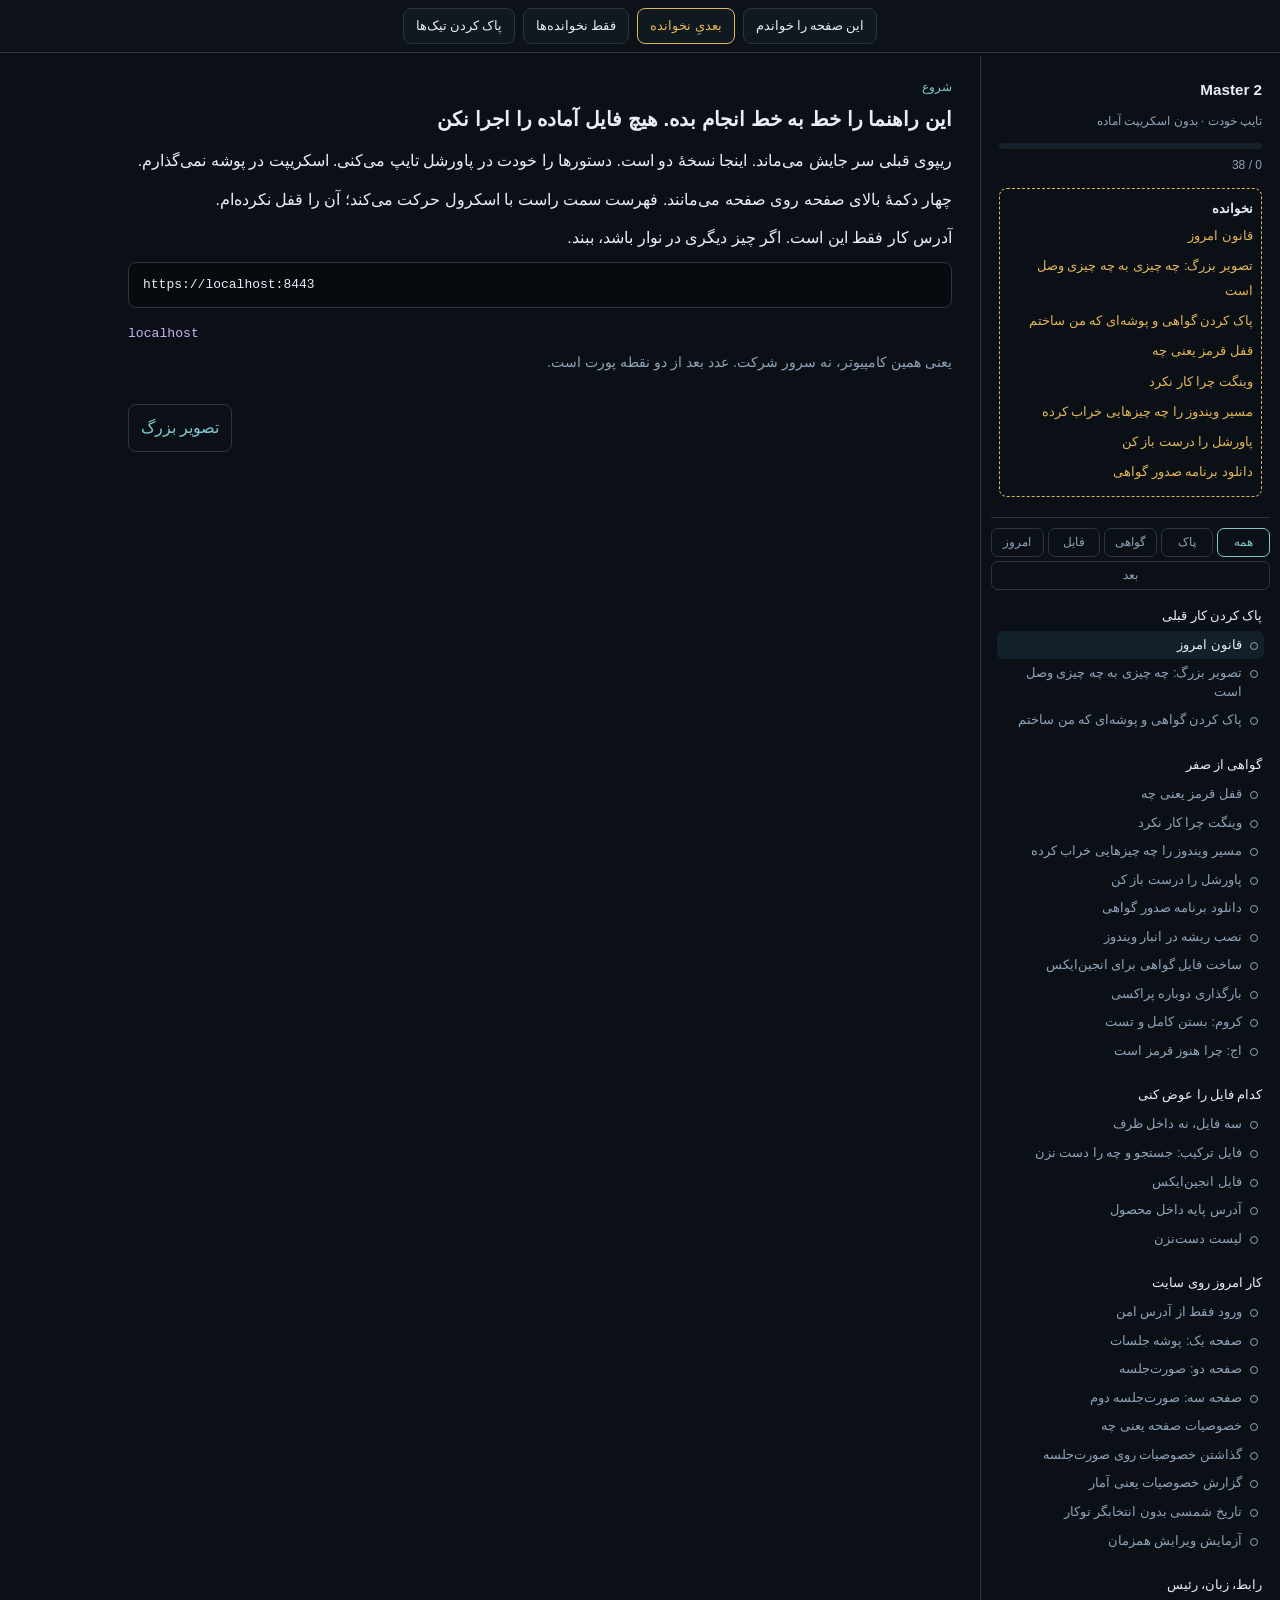
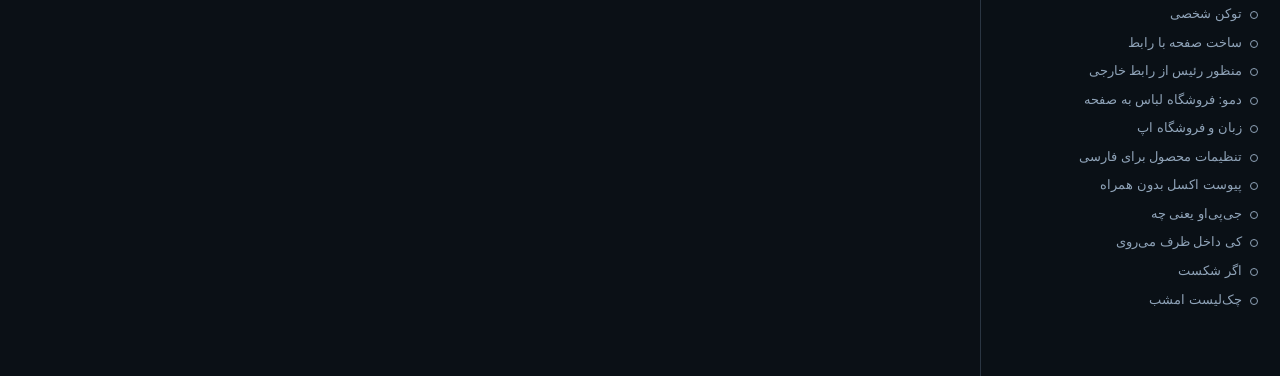
<file: index.html>
<!DOCTYPE html>
<html lang="fa" dir="rtl">
<head>
<meta charset="utf-8"/>
<meta name="viewport" content="width=device-width, initial-scale=1"/>
<title>Confluence Master 2 — توالی عملی</title>
<link rel="stylesheet" href="app.css"/>
</head>
<body>
<div class="topbar">
  <div class="row">
    <button id="btnReadTop">این صفحه را خواندم</button>
    <button id="btnNextTop">بعدیِ نخوانده</button>
    <button id="btnOnlyUnread">فقط نخوانده‌ها</button>
    <button id="btnReset">پاک کردن تیک‌ها</button>
  </div>
</div>
<div class="app">
<aside class="side">
  <div class="brand">
    <strong>Master 2</strong>
    <small>تایپ خودت · بدون اسکریپت آماده</small>
    <div class="prog"><i></i></div>
    <small id="readCount">0</small>
    <div class="unread-box" id="unreadBox"></div>
  </div>
  <div class="tabs">
    <button class="on" data-tab="all">همه</button>
    <button data-tab="undo">پاک</button>
    <button data-tab="cert">گواهی</button>
    <button data-tab="cfg">فایل</button>
    <button data-tab="today">امروز</button>
    <button data-tab="more">بعد</button>
  </div>
  <div class="grp open" data-tab="undo">
    <button>پاک کردن کار قبلی</button>
    <ul>
      <li><a href="#start"><i class="dot"></i>قانون امروز</a></li>
      <li><a href="#picture"><i class="dot"></i>تصویر بزرگ: چه چیزی به چه چیزی وصل است</a></li>
      <li><a href="#undo"><i class="dot"></i>پاک کردن گواهی و پوشه‌ای که من ساختم</a></li>
    </ul>
  </div>
  <div class="grp open" data-tab="cert">
    <button>گواهی از صفر</button>
    <ul>
      <li><a href="#whyred"><i class="dot"></i>قفل قرمز یعنی چه</a></li>
      <li><a href="#winget"><i class="dot"></i>وینگت چرا کار نکرد</a></li>
      <li><a href="#path"><i class="dot"></i>مسیر ویندوز را چه چیزهایی خراب کرده</a></li>
      <li><a href="#ps"><i class="dot"></i>پاورشل را درست باز کن</a></li>
      <li><a href="#getmk"><i class="dot"></i>دانلود برنامه صدور گواهی</a></li>
      <li><a href="#installca"><i class="dot"></i>نصب ریشه در انبار ویندوز</a></li>
      <li><a href="#makecrt"><i class="dot"></i>ساخت فایل گواهی برای انجین‌ایکس</a></li>
      <li><a href="#reload"><i class="dot"></i>بارگذاری دوباره پراکسی</a></li>
      <li><a href="#chrome"><i class="dot"></i>کروم: بستن کامل و تست</a></li>
      <li><a href="#edge"><i class="dot"></i>اج: چرا هنوز قرمز است</a></li>
    </ul>
  </div>
  <div class="grp open" data-tab="cfg">
    <button>کدام فایل را عوض کنی</button>
    <ul>
      <li><a href="#which"><i class="dot"></i>سه فایل، نه داخل ظرف</a></li>
      <li><a href="#compose"><i class="dot"></i>فایل ترکیب: جستجو و چه را دست نزن</a></li>
      <li><a href="#nginx"><i class="dot"></i>فایل انجین‌ایکس</a></li>
      <li><a href="#baseurl"><i class="dot"></i>آدرس پایه داخل محصول</a></li>
      <li><a href="#dont"><i class="dot"></i>لیست دست‌نزن</a></li>
    </ul>
  </div>
  <div class="grp open" data-tab="today">
    <button>کار امروز روی سایت</button>
    <ul>
      <li><a href="#login"><i class="dot"></i>ورود فقط از آدرس امن</a></li>
      <li><a href="#p1"><i class="dot"></i>صفحه یک: پوشه جلسات</a></li>
      <li><a href="#p2"><i class="dot"></i>صفحه دو: صورت‌جلسه</a></li>
      <li><a href="#p3"><i class="dot"></i>صفحه سه: صورت‌جلسه دوم</a></li>
      <li><a href="#ppwhat"><i class="dot"></i>خصوصیات صفحه یعنی چه</a></li>
      <li><a href="#ppdo"><i class="dot"></i>گذاشتن خصوصیات روی صورت‌جلسه</a></li>
      <li><a href="#ppreport"><i class="dot"></i>گزارش خصوصیات یعنی آمار</a></li>
      <li><a href="#shamsi"><i class="dot"></i>تاریخ شمسی بدون انتخابگر توکار</a></li>
      <li><a href="#sync"><i class="dot"></i>آزمایش ویرایش همزمان</a></li>
    </ul>
  </div>
  <div class="grp open" data-tab="more">
    <button>رابط، زبان، رئیس</button>
    <ul>
      <li><a href="#pat"><i class="dot"></i>توکن شخصی</a></li>
      <li><a href="#rest"><i class="dot"></i>ساخت صفحه با رابط</a></li>
      <li><a href="#boss"><i class="dot"></i>منظور رئیس از رابط خارجی</a></li>
      <li><a href="#shop"><i class="dot"></i>دمو: فروشگاه لباس به صفحه</a></li>
      <li><a href="#lang"><i class="dot"></i>زبان و فروشگاه اپ</a></li>
      <li><a href="#adminfa"><i class="dot"></i>تنظیمات محصول برای فارسی</a></li>
      <li><a href="#attach"><i class="dot"></i>پیوست اکسل بدون همراه</a></li>
      <li><a href="#gpo"><i class="dot"></i>جی‌پی‌او یعنی چه</a></li>
      <li><a href="#container"><i class="dot"></i>کی داخل ظرف می‌روی</a></li>
      <li><a href="#trouble"><i class="dot"></i>اگر شکست</a></li>
      <li><a href="#check"><i class="dot"></i>چک‌لیست امشب</a></li>
    </ul>
  </div>
</aside>
<main class="main">
  <section class="page" id="start">
    <p class="kicker">شروع</p>
    <h1>این راهنما را خط به خط انجام بده. هیچ فایل آماده را اجرا نکن</h1>
    <p class="say">ریپوی قبلی سر جایش می‌ماند. اینجا نسخهٔ دو است. دستورها را خودت در پاورشل تایپ می‌کنی. اسکریپت در پوشه نمی‌گذارم.</p>
    <p class="say">چهار دکمهٔ بالای صفحه روی صفحه می‌مانند. فهرست سمت راست با اسکرول حرکت می‌کند؛ آن را قفل نکرده‌ام.</p>
    <p class="say">آدرس کار فقط این است. اگر چیز دیگری در نوار باشد، ببند.</p>
<pre class="ltr" dir="ltr">https://localhost:8443</pre>
    <p class="term">localhost</p>
    <p class="def">یعنی همین کامپیوتر، نه سرور شرکت. عدد بعد از دو نقطه پورت است.</p>
    <div class="navp"><span></span><a href="#picture" data-go="picture">تصویر بزرگ</a></div>
  </section>

  <section class="page" id="picture">
    <p class="kicker">تصویر بزرگ</p>
    <h1>سه ظرف روی یک ویندوز؛ تو فقط با درِ جلویی حرف می‌زنی</h1>
    <p class="say">یک برنامهٔ ویندوز موتور لینوکس را بالا می‌آورد. داخل آن سه ظرف جدا هستند. هر ظرف یک فرایند ایزوله است با فایل‌سیستم و شبکهٔ خودش. از بیرون ویندوز فقط سوراخ‌هایی را می‌بینی که در فایل ترکیب به میزبان وصل شده‌اند. بقیهٔ پورت‌ها برای ویندوز نامرئی‌اند.</p>
    <p class="term">Docker Desktop</p>
    <p class="def">برنامهٔ ویندوز که دیمون را اجرا می‌کند. اگر نهنگ در سینی سبز نباشد هیچ دستور داکر کار نمی‌کند. این یعنی موتور نخوابیده؛ ربطی به خراب بودن کانفلوئنس ندارد.</p>
    <p class="term">container</p>
    <p class="def">ظرف: فرایند ایزوله. کانفلوئنس، پستگرس، انجین‌ایکس هر کدام یک ظرف‌اند با نام ثابت در فایل ترکیب. خاموش کردن یکی بقیه را نگه می‌دارد مگر وابستگی صریح باشد.</p>
    <p class="term">image</p>
    <p class="def">تصویر فقط‌خواندنی. ظرف از روی تصویر ساخته می‌شود. پاک کردن ظرف تصویر را پاک نمی‌کند. دادهٔ پایدار باید در جلد باشد وگرنه با حذف ظرف می‌رود.</p>
    <p class="term">volume</p>
    <p class="def">جلد: دیسک جدا از عمر ظرف. روی لاب تو دو جلد نام‌دار هست: دادهٔ خانهٔ کانفلوئنس، و دادهٔ پستگرس. صفحات، پیوست، افزونه، و جداول آنجا می‌مانند حتی اگر ظرف را بسازی از نو.</p>
    <p class="term">publish / map</p>
    <p class="def">نقشهٔ پورت: سوراخ از ویندوز به داخل ظرف. شکل «پورت میزبان به پورت ظرف». اگر نقشه نباشد فقط ظرف‌های دیگر روی همان شبکهٔ داکر آن پورت را می‌بینند.</p>
    <h2>نقشهٔ وصل‌بودن روی همین ماشین</h2>
    <p class="say">این بلوک نام‌ها و عددهای واقعی لاب است. معنی هر فلش را پایین می‌خوانی.</p>
<pre class="ltr" dir="ltr">Windows Chrome / Edge
   |
   | you type https://localhost:8443
   | Windows TCP 127.0.0.1:8443
   v
[container name: confluence-proxy]
  image nginx:1.27
  inside listen :443
  files from Windows:
    D:\atlassian-software\nginx-lab\confluence.conf  →  /etc/nginx/conf.d/default.conf
    D:\atlassian-software\nginx-lab\ssl\lab.crt      →  /etc/nginx/ssl/lab.crt
    D:\atlassian-software\nginx-lab\ssl\lab.key      →  /etc/nginx/ssl/lab.key
  decrypt TLS here
   |
   | clear HTTP on Docker bridge my-net
   | proxy_pass http://confluence:8090
   | header Host: localhost:8443
   | header X-Forwarded-Proto: https
   v
[container name: confluence]
  image atlassian/confluence:10.2.13
  Tomcat listen :8090
  Synchrony/Aleph listen :8091  (same container, other process)
  volume confluence-data → /var/atlassian/application-data/confluence
   |
   | JDBC on my-net
   | host name inside Docker: db-con
   v
[container name: postgressql-confluence]
  image postgres:15
  listen :5432  — NOT published to Windows
  volume postgresql-data-con → /var/lib/postgresql/data</pre>
    <h2>یک درخواست از نوار تا پایگاه</h2>
    <p class="say">وقتی در کروم آدرس امن را می‌زنی، ویندوز بسته را به پورت چهارصد و چهل و سهٔ داخل ظرف پراکسی می‌برد. عدد روی نوار هشت‌هزار و چهارصد و چهل و سه است چون نقشهٔ میزبان این است:</p>
<pre class="ltr" dir="ltr">8443:443</pre>
    <p class="say">یعنی میزبان هشت‌هزار و چهارصد و چهل و سه، داخل ظرف چهارصد و چهل و سه. پراکسی رمز را با دو فایل گواهی و کلید باز می‌کند. از اینجا تا تامکت روی کابل مجازی داکر دیگر رمز نیست. تامکت اچ‌تی‌ام‌ال می‌سازد. اگر تامکت نداند کلاینت بیرون را امن دیده، در لینک و کوکی پورت خام می‌نویسد. چهار متغیر محیطی دقیقاً برای همین دروغ‌نگفتن‌اند.</p>
    <p class="term">my-net</p>
    <p class="def">شبکهٔ پل که خودت ساختی و در ترکیب خارجی اعلام شده. اسم ظرف به‌جای آی‌پی کار می‌کند. پراکسی می‌نویسد confluence:8090 چون هر دو روی همین شبکه‌اند. ویندوز این نام را نمی‌شناسد. اگر شبکه از قبل نباشد بالا آمدن پشته شکست می‌خورد.</p>
    <p class="say">ساخت شبکه فقط اگر از قبل نیست. امروز اگر ظرف‌ها بالا هستند این را نزن.</p>
<pre class="ltr" dir="ltr">docker network create --driver bridge --subnet=150.50.50.0/24 my-net</pre>
    <h2>دو سوراخ دیگر روی ویندوز؛ هیچ‌کدام درِ جلویی نیستند</h2>
    <table>
      <thead><tr><th>آدرس</th><th>چه گوش می‌دهد</th><th>کار تو</th></tr></thead>
      <tbody>
        <tr><td>آدرس امن هشت‌هزار و چهارصد و چهل و سه</td><td>انجین‌ایکس سپس تامکت</td><td>تنها ورودی روزانه</td></tr>
        <tr><td>پورت خام هشت‌هزار و نود</td><td>تامکت مستقیم</td><td>اشکال‌زدایی از پاورشل، نه کروم</td></tr>
        <tr><td>پورت خام هشت‌هزار و نود و یک</td><td>موتور همزمانی</td><td>سایت نیست؛ پاسخ بدون بدنه</td></tr>
      </tbody>
    </table>
    <p class="say">پورت خام روی ویندوز باز است چون در ترکیب نقشه شده. از کروم اگر همان را باز کنی محصول می‌گوید آدرس با آدرس پایه یکی نیست. این خطا یعنی دو هویت برای یک سایت، نه اینکه ظرف مرده است. آدرس پایه را به پورت خام برنگردان. تب را ببند.</p>
    <p class="term">Server Base URL</p>
    <p class="def">آدرس پایهٔ سرور: مقداری داخل محصول که باید عیناً نوار مرورگر باشد. الان باید همان آدرس امن باشد.</p>
    <p class="term">Synchrony / Aleph</p>
    <p class="def">فرایند جدا داخل همان ظرف کانفلوئنس برای ویرایش همزمان. پروتکلش صفحه نیست. گرفتن ریشهٔ آن پورت پاسخ بدون بدنه می‌دهد. مرورگر باید به آدرس امن وصل باشد؛ خود محصول ترافیک را داخل شبکهٔ داکر می‌رساند.</p>
    <p class="term">JDBC</p>
    <p class="def">پل جاوا به پایگاه. میزبان داخل داکر نام مستعار پایگاه است نه لوکال‌هاست ویندوز. پستگرس ویندوز جدا از پستگرس ظرف است؛ لاب داکر به ظرف وصل است.</p>
    <h2>سه فایل روی دیسک ویندوز؛ پیکربندی داخل تصویر نیست</h2>
    <p class="say">پیکربندی پایدار روی دیسک دی است و با سوار کردن به ظرف می‌رسد. ویرایش روی ویندوز است. اثر بعد از بارگذاری پراکسی یا ری‌استارت همان ظرف است، نه جادوی ذخیره.</p>
<pre class="ltr" dir="ltr">D:\atlassian-software\confluence-compose.yml
D:\atlassian-software\nginx-lab\confluence.conf
D:\atlassian-software\nginx-lab\ssl\lab.crt
D:\atlassian-software\nginx-lab\ssl\lab.key</pre>
    <p class="why">روزانه داخل ظرف نرو. پاورشل روی ویندوز، کروم، و همین فایل‌ها کافی است. ورود به بَش ظرف فقط وقتی فایلی داخل لینوکس است که روی ویندوز نیست.</p>
    <div class="navp"><a href="#start" data-go="start">قبلی</a><a href="#undo" data-go="undo">پاک کردن</a></div>
  </section>

  <section class="page" id="undo">
    <p class="kicker">پاک کردن</p>
    <h1>اول آنچه من روی این ماشین گذاشتم را بردار، بعد خودت از صفر نصب کن</h1>
    <p class="say">من یک‌بار برنامهٔ صدور را اجرا کردم. سه جای جدا اثر مانده: انبار اعتماد همین کاربر، پوشهٔ کلید ریشه در دادهٔ محلی، و دو فایل جلوی پراکسی. برنامهٔ اجرایی را از پوشهٔ ابزار برداشتم؛ ریشه را نه. تا این سه را برنداری، نصب دوباره ممکن است روی ریشهٔ کهنه سوار شود و قفل را نفهمی مال کدام است.</p>
    <h2>سه انبار جدا؛ فقط مال لاب را بردار</h2>
    <p class="term">Current User Trusted Root</p>
    <p class="def">انبار ریشهٔ همین حساب ویندوز. کروم و اج روی این ماشین از اینجا می‌خوانند. مدیر گواهی بدون ادمین همین را باز می‌کند.</p>
    <p class="term">Local Machine Trusted Root</p>
    <p class="def">انبار همهٔ حساب‌های همین رایانه. اگر نصب ریشه با بلهٔ کنترل حساب آمده باشد ممکن است اینجا هم باشد. با مدیر گواهی ساده دیده نمی‌شود.</p>
    <p class="term">%LOCALAPPDATA%\mkcert</p>
    <p class="def">پوشهٔ فایل خام ریشه و کلیدش. انبار ویندوز رونوشت اعتماد است؛ این پوشه کارخانهٔ صدور است. اگر پوشه بماند و انبار پاک شود، نصب بعدی دوباره همان ریشه را می‌گذارد.</p>
    <div class="step"><b class="n">مرحله ۱ · پاورشل را باز کن</b>
      <p class="say">کلید ویندوز را نگه دار، کلید ایکس را بزن. «ویندوز پاورشل» را انتخاب کن. سی‌ام‌دی نه. اگر «ترمینال» دیدی همان را باز کن؛ داخلش باید زبانهٔ پاورشل باشد نه فرمان.</p>
    </div>
    <div class="step"><b class="n">مرحله ۲ · ببین ریشهٔ فایلی هنوز هست</b>
      <p class="say">این را کامل تایپ کن، اینتر.</p>
<pre class="ltr" dir="ltr">Get-ChildItem $env:LOCALAPPDATA\mkcert</pre>
      <p class="say">اگر پوشه باشد معمولاً دو فایل می‌بینی:</p>
<pre class="ltr" dir="ltr">rootCA.pem
rootCA-key.pem</pre>
      <p class="say">اگر خطا گفت مسیر نیست، مرحلهٔ پوشه را رد کن. نبودن پوشه یعنی کارخانه پاک شده؛ انبار ویندوز ممکن است هنوز ردیف داشته باشد.</p>
    </div>
    <div class="step"><b class="n">مرحله ۳ · ریشه را از انبار همین کاربر حذف کن</b>
      <p class="say">کلید ویندوز و آر. در جعبه بنویس و اینتر بزن:</p>
<pre class="ltr" dir="ltr">certmgr.msc</pre>
      <p class="term">certmgr.msc</p>
      <p class="def">مدیر گواهی کاربر جاری. فهرست اعتماد همین حساب، نه همهٔ شرکت و نه انبار جاوا.</p>
      <p class="say">در درخت چپ به همین ترتیب باز کن: شخصی، صدور گواهی ریشهٔ معتبر، گواهی‌ها. در لیست راست ستون «صادرشده برای». ردیفی که سازمان یا نامش توسعهٔ ام‌کی‌سرت است پیدا کن. راست‌کلیک، حذف. اگر ویندوز پرسید بله.</p>
      <p class="say">در همان فهرست اگر ردیف‌هایی دیدی که هم نام و هم صادرکننده فقط لوکال‌هاست است، گواهی خودامضای قدیمی‌اند. همان‌ها را هم حذف کن. ردیف‌هایی با نام مایکروسافت، ویندوز، یا ریشه‌های معروف عمومی را دست نزن.</p>
    </div>
    <div class="step"><b class="n">مرحله ۴ · اگر نصب با کنترل حساب بوده، انبار رایانه را هم ببین</b>
      <p class="say">کلید ویندوز و آر. بنویس:</p>
<pre class="ltr" dir="ltr">certlm.msc</pre>
      <p class="say">اگر ویندوز ادمین خواست و تو ادمین هستی، بله. همان مسیر ریشهٔ معتبر. اگر همان ردیف توسعهٔ ام‌کی‌سرت بود حذف کن. اگر این فرمان شناخته نشد یا دسترسی نداد، همان مرحلهٔ قبلی کافی است برای کروم همین کاربر.</p>
    </div>
    <div class="step"><b class="n">مرحله ۵ · پوشهٔ کارخانه را پاک کن</b>
<pre class="ltr" dir="ltr">Remove-Item -Recurse -Force $env:LOCALAPPDATA\mkcert</pre>
    </div>
    <div class="step"><b class="n">مرحله ۶ · اگر پوشهٔ اجرایی مانده</b>
<pre class="ltr" dir="ltr">Test-Path D:\tools\mkcert
Test-Path D:\bin\mkcert.exe</pre>
      <p class="say">اگر اولی درست بود:</p>
<pre class="ltr" dir="ltr">Remove-Item -Recurse -Force D:\tools\mkcert</pre>
      <p class="say">دومی را اگر خودت می‌خواهی از صفر دانلود کنی می‌توانی همان فایل را هم بردار. بعد دوباره می‌گذاری.</p>
    </div>
    <div class="step"><b class="n">مرحله ۷ · دو فایل جلوی پراکسی را دست نزن مگر بعد از صدور خودت</b>
      <p class="say">الان ممکن است هنوز امضای من روی گواهی سایت باشد. آن را در صفحهٔ ساخت گواهی خودت جایگزین می‌کنی. اینجا فقط ریشه و پوشه را بردار.</p>
    </div>
    <div class="step"><b class="n">مرحله ۸ · کروم و اج را کامل ببند</b>
      <p class="say">همهٔ پنجره‌ها را ببند. مدیر وظایف: کلیدهای کنترل، شیفت، اسکیپ. فرایندهای کروم و اج را پایان وظیفه بده تا پس‌زمینه نماند. بستن پنجره کافی نیست؛ چند فرایند مخفی انبار کهنه را نگه می‌دارند.</p>
    </div>
    <p class="why">بعد از این مراحل قفل کروم دوباره قرمز می‌شود. این درست است. یعنی اعتماد لاب برداشته شده. از صفحهٔ بعد خودت نصب می‌کنی.</p>
    <div class="navp"><a href="#picture" data-go="picture">قبلی</a><a href="#whyred" data-go="whyred">قفل قرمز</a></div>
  </section>

  <section class="page" id="whyred">
    <p class="kicker">گواهی</p>
    <h1>قفل قرمز سه معنای جدا دارد؛ حدس نزن، روی قفل بزن</h1>
    <p class="say">آدرس با طرح امن یعنی مرورگر خواسته رمز بزند. قفل قرمز یا متن ناامن بعد از باز شدن صفحه معمولاً یعنی رمز برقرار شده ولی اعتماد نه. صفحهٔ سفید یا قطع اتصال یعنی دست‌دادن اصلاً تمام نشده. این دو را یکی نکن.</p>
    <h2>لایهٔ یک: رمز</h2>
    <p class="term">TLS handshake</p>
    <p class="def">دست‌دادن: مرورگر و سرور روی نسخه، رمز، و هویت توافق می‌کنند. شکست اینجا یعنی صفحه باز نمی‌شود. قفل قرمز بعد از دیدن صفحه یعنی این لایه گذشته است.</p>
    <h2>لایهٔ دو: نام روی گواهی با نوار یکی است؟</h2>
    <p class="term">SAN</p>
    <p class="def">نام جایگزین موضوع: فهرست نام‌ها و آی‌پی‌هایی که این گواهی برایشان معتبر است. برای لاب باید لوکال‌هاست و حلقهٔ پشت و آی‌پی نسخهٔ شش حلقه داخل فهرست باشد. اگر فقط نام رایانهٔ دیگری باشد، حتی با ریشهٔ معتبر قفل قرمز می‌ماند.</p>
    <p class="say">وقتی جزئیات را باز می‌کنی و نام لوکال‌هاست را می‌بینی، لایهٔ نام درست است. این هنوز اعتماد نیست.</p>
    <h2>لایهٔ سه: صادرکننده در انبار هست؟</h2>
    <p class="term">certificate chain</p>
    <p class="def">زنجیره: گواهی سایت، بعد میانی اگر باشد، بعد ریشه. مرورگر باید ریشه را از قبل در انبار داشته باشد. خودامضا یعنی صادرکننده با موضوع یکی است؛ زنجیره یک حلقه است و ویندوز آن را ریشهٔ عمومی نمی‌داند.</p>
    <p class="term">self-signed</p>
    <p class="def">خودامضا: فایل خودش را امضا کرده. وارد کردن دستی همان فایل به ریشه گاهی کروم را راضی نمی‌کند چون پرچم مرجع صدور روی آن نیست. برنامهٔ صدور لاب یک ریشهٔ جدا با پرچم درست می‌سازد، بعد گواهی سایت را با آن امضا می‌کند.</p>
    <p class="term">NET::ERR_CERT_AUTHORITY_INVALID</p>
    <p class="def">متن کروم وقتی مرجع را نمی‌شناسد. دکمهٔ ادامه یعنی تو برای این تب استثنا گذاشتی؛ قفل همچنان قرمز می‌ماند. سبز شدن یعنی استثنا لازم نیست.</p>
    <p class="say">روی قفل بزن. «صادرشده توسط» را بخوان. اگر صادرکننده با موضوع یکی است و لوکال‌هاست است، هنوز خودامضاست. اگر صادرکننده توسعهٔ ام‌کی‌سرت است و قفل همچنان قرمز است، ریشه در انبار این مرورگر دیده نشده یا فرایند مرورگر کهنه است.</p>
    <h2>هشداری که گواهی نیست</h2>
    <p class="term">mixed content</p>
    <p class="def">محتوای آمیخته: صفحه از آدرس امن آمده ولی داخلش منبع ناامن با طرح خام بار شده. آیکون ممکن است هشدار بدهد در حالی که زنجیره درست است. روی لاب اگر تب پورت خام باز باشد یا آدرس پایه هنوز خام باشد، لینک‌های داخل صفحه همین را می‌سازند.</p>
    <p class="why">صدور ریشهٔ عمومی برای نام لوکال‌هاست ممکن نیست. مرجع‌های اینترنتی فقط نام دامنهٔ عمومی را امضا می‌کنند. لاب خانگی باید ریشهٔ محلی داشته باشد یا قفل قرمز را بپذیری.</p>
    <div class="navp"><a href="#undo" data-go="undo">قبلی</a><a href="#winget" data-go="winget">وینگت</a></div>
  </section>

  <section class="page" id="winget">
    <p class="kicker">گواهی</p>
    <h1>وینگت روی این ویندوز در مسیر نیست؛ برای گواهی لازم‌اش نداری</h1>
    <p class="say">وقتی نام یک برنامه را بدون پوشه می‌زنی و پاورشل می‌گوید شناخته نشد، یعنی در فهرست جستجوی همین پنجره فایلی با آن اسم پیدا نشده. این سه حالت است: برنامه نصب نیست، نصب است ولی پوشه‌اش در فهرست نیست، یا پنجره قبل از نصب باز مانده و فهرست کهنه دارد.</p>
    <p class="term">winget</p>
    <p class="def">مدیر بستهٔ ویندوز. بخشی از نصب‌کنندهٔ فروشگاه مایکروسافت است نه بخشی از خود ویندوز خالص. روی خیلی از ویندوزهای سازمانی یا ویندوز بدون فروشگاه، این فرمان اصلاً وجود ندارد.</p>
    <p class="term">App Installer</p>
    <p class="def">بسته‌ای که معمولاً فایل اجرایی وینگت را در پوشهٔ برنامه‌های ویندوز کاربر می‌گذارد. اگر فروشگاه بسته باشد یا این بسته خراب باشد، فرمان نیست.</p>
    <div class="step"><b class="n">مرحله ۱ · ببین اصلاً هست یا نه</b>
<pre class="ltr" dir="ltr">Get-Command winget -ErrorAction SilentlyContinue | Format-List
where.exe winget</pre>
      <p class="say">اگر هر دو خالی یا خطا دادند، نصب‌کننده نیست. دنبال تعمیر فروشگاه نرو. کار امروز صدور گواهی است نه تعمیر فروشگاه.</p>
    </div>
    <div class="step"><b class="n">مرحله ۲ · جایی که اگر می‌بود باید باشد</b>
<pre class="ltr" dir="ltr">Get-ChildItem $env:LOCALAPPDATA\Microsoft\WindowsApps\winget.exe -ErrorAction SilentlyContinue</pre>
      <p class="say">روی این ماشین این فایل نبود. پس پیام شناخته نشد حدس نبود؛ فایل نبود.</p>
    </div>
    <p class="why">برنامهٔ صدور یک فایل اجرایی تنهاست. دانلود مستقیم همان فایل کافی است. مسیر کامل را می‌زنی تا به وینگت و به فهرست جستجو وابسته نباشی.</p>
    <div class="navp"><a href="#whyred" data-go="whyred">قبلی</a><a href="#path" data-go="path">مسیر</a></div>
  </section>

  <section class="page" id="path">
    <p class="kicker">گواهی</p>
    <h1>وقتی نام برنامه را می‌زنی ویندوز کجا را می‌گردد</h1>
    <p class="term">PATH</p>
    <p class="def">متغیر محیطی: رشته‌ای از پوشه‌ها با جداکنندهٔ نقطه‌ویرگول. وقتی می‌نویسی نام برنامه بدون مسیر کامل، ویندوز به ترتیب این پوشه‌ها را می‌گردد تا فایل اجرایی پیدا کند. اول فهرست کاربر، بعد فهرست سیستم.</p>
    <p class="term">where.exe</p>
    <p class="def">فرمان ویندوز که می‌گوید کدام فایل از روی فهرست پیدا می‌شود. اگر خروجی خالی است، برای این پنجره آن نام وجود ندارد.</p>
    <div class="step"><b class="n">مرحله ۱ · بیست پوشهٔ اول فهرست را ببین</b>
<pre class="ltr" dir="ltr">$env:Path -split ';' | Select-Object -First 20</pre>
      <p class="say">اگر خطی دیدی که کل درایو دی یا کل درایو ای است، یعنی هر بار جستجو از ریشهٔ دیسک هم می‌گذرد. خطر اجرای برنامهٔ همنام از ریشه، و کندی. امروز این را تعمیر نکن مگر قطعی بدانی چه سطری مال توست.</p>
    </div>
    <div class="step"><b class="n">مرحله ۲ · خط جاوای خراب</b>
      <p class="say">روی این ماشین یک مسیر جاوا گیومه وسط پوشه دارد. آن سطر هیچ‌وقت به پوشهٔ واقعی نمی‌رسد. جاوای کانفلوئنس داخل ظرف است؛ برای قفل مرورگر به جاوای ویندوز نیاز نداری. آن سطر را امروز دست نزن.</p>
    </div>
    <h2>چرا کل دیسک را نباید به فهرست اضافه کنی</h2>
    <p class="say">فهرست باید فقط پوشه‌هایی باشد که خودت می‌دانی داخلشان اجرایی‌های مشخص است. گذاشتن ریشهٔ درایو یعنی هر پوشهٔ تصادفی در رقابت نام است. اگر دو فایل همنام در فهرست باشند، اولی برنده است نه لزوماً درست‌ترین.</p>
    <p class="why">کار امروز: مسیر کامل فایل صدور را بنویس. اگر بعداً خواستی یک پوشه اضافه کنی فقط همان پوشهٔ دودقیقه، نه کل دیسک. بعد از تغییر متغیر، پاورشل را ببند و از نو باز کن؛ پنجرهٔ قدیمی فهرست کهنه را نگه می‌دارد.</p>
    <div class="navp"><a href="#winget" data-go="winget">قبلی</a><a href="#ps" data-go="ps">پاورشل</a></div>
  </section>

  <section class="page" id="ps">
    <p class="kicker">گواهی</p>
    <h1>پاورشل را از اینجا باز کن؛ فرمان و ویرایشگر را عوضی نگیر</h1>
    <p class="term">PowerShell</p>
    <p class="def">پوستهٔ ویندوز با فرمان‌های شیءگرا. آنچه در این راهنما می‌آید فرمان همین پوسته است نه فرمان سی‌ام‌دی.</p>
    <p class="term">cmd.exe</p>
    <p class="def">پوستهٔ قدیمی. خیلی از فرمان‌های این راهنما آنجا کار نمی‌کنند یا معنی دیگری دارند. اگر اعلان با حروف پی‌اس شروع نمی‌شود، پنجره را ببند.</p>
    <div class="step"><b class="n">مرحله ۱ · باز کردن</b>
      <p class="say">کلید ویندوز را نگه دار، کلید ایکس را بزن. «ویندوز پاورشل» را بزن. اگر «ترمینال ویندوز» دیدی همان را باز کن و مطمئن شو زبانه پاورشل است.</p>
      <p class="say">از منوی شروع اگر «محیط اسکریپت» دیدی آن را باز نکن؛ آن ویرایشگر است نه پنجرهٔ تایپ روزانه.</p>
    </div>
    <div class="step"><b class="n">مرحله ۲ · اعلان را بخوان</b>
      <p class="say">باید شبیه این باشد، نه اعلان فرمان:</p>
<pre class="ltr" dir="ltr">PS C:\Users\...</pre>
    </div>
    <div class="step"><b class="n">مرحله ۳ · برو به پوشهٔ گواهی پراکسی</b>
<pre class="ltr" dir="ltr">Set-Location D:\atlassian-software\nginx-lab\ssl
Get-ChildItem</pre>
      <p class="say">باید دو فایل ببینی: گواهی و کلید. الان ممکن است هنوز امضای قبلی باشد. بعد عوضشان می‌کنی. اگر پوشه نبود، در صفحهٔ شکست ساخت پوشه هست؛ اینجا نساز مگر خطا دیدی.</p>
    </div>
    <p class="why">سیاست اجرای اسکریپت برای فرمان‌های تک‌خطی این راهنما مطرح نیست چون فایل اسکریپت آماده نمی‌گذاریم. اگر روزی فایل را خودت ساختی و ویندوز جلوی اجرا را گرفت، همان خط‌ها را یکی‌یکی در پنجره بچسبان نه اینکه سیاست کل ماشین را شل کنی.</p>
    <div class="navp"><a href="#path" data-go="path">قبلی</a><a href="#getmk" data-go="getmk">دانلود</a></div>
  </section>

  <section class="page" id="getmk">
    <p class="kicker">گواهی</p>
    <h1>دانلود برنامهٔ صدور؛ در پوشهٔ خودت بگذار</h1>
    <p class="say">این برنامه یک ریشهٔ محلی می‌سازد و گواهی سایت را با آن امضا می‌کند. برای نام لوکال‌هاست مناسب لاب است. مرجع اینترنتی این نام را امضا نمی‌کند. ابزار خط فرمان عمومی هم می‌تواند خودامضا بسازد؛ بدون ریشهٔ جدا قفل سبز نمی‌شود.</p>
    <p class="term">mkcert</p>
    <p class="def">برنامهٔ متن‌باز صدور گواهی لاب. نسخهٔ ویندوز شصت‌وچهار یک فایل اجرایی تنهاست. نصب‌کنندهٔ فروشگاه لازم ندارد.</p>
    <p class="term">CAROOT</p>
    <p class="def">پوشهٔ ریشهٔ همین برنامه، معمولاً زیر دادهٔ محلی کاربر. بعد از نصب ریشه، صدور سایت از روی همان ریشه امضا می‌کند. اگر پوشه را پاک کنی و انبار بماند، یا برعکس، زنجیره از هم می‌پاشد.</p>
    <div class="step"><b class="n">مرحله ۱ · پوشه</b>
      <p class="say">پوشه‌ای که خودت می‌سازی:</p>
<pre class="ltr" dir="ltr">New-Item -ItemType Directory -Force -Path D:\bin | Out-Null</pre>
    </div>
    <div class="step"><b class="n">مرحله ۲ · مرورگر</b>
      <p class="say">این نشانی را در کروم باز کن. فایل ویندوز شصت‌وچهار را ذخیره کن. اگر کروم اسم دیگری گذاشت مهم نیست؛ در مرحلهٔ بعد عوض می‌کنی.</p>
<pre class="ltr" dir="ltr">https://github.com/FiloSottile/mkcert/releases/download/v1.4.4/mkcert-v1.4.4-windows-amd64.exe</pre>
    </div>
    <div class="step"><b class="n">مرحله ۳ · اسم و جا</b>
      <p class="say">فایل دانلودشده را ببر به پوشه‌ای که ساختی و اسمش را این بگذار:</p>
<pre class="ltr" dir="ltr">D:\bin\mkcert.exe</pre>
      <p class="say">اگر جای دیگری ذخیره کردی، از این به بعد همان مسیر کامل را بنویس. به فهرست ویندوز چیزی اضافه نکن.</p>
    </div>
    <div class="step"><b class="n">مرحله ۴ · تست</b>
<pre class="ltr" dir="ltr">D:\bin\mkcert.exe -help</pre>
      <p class="say">باید متن راهنما بیاید نه شناخته نشد. اگر شناخته نشد، یا مسیر را غلط نوشتی یا فایل کامل دانلود نشده.</p>
    </div>
    <div class="navp"><a href="#ps" data-go="ps">قبلی</a><a href="#installca" data-go="installca">نصب ریشه</a></div>
  </section>

  <section class="page" id="installca">
    <p class="kicker">گواهی</p>
    <h1>نصب ریشه در انبار ویندوز جدا از ساخت فایل سایت است</h1>
    <p class="say">دو کار است. اول: ریشه ساخته شود و ویندوز به آن اعتماد کند. دوم: فایل گواهی سایت با آن ریشه امضا شود و پراکسی همان فایل را نشان دهد. اگر فقط فایل سایت را عوض کنی و ریشه در انبار نباشد، قفل قرمز می‌ماند. اگر فقط ریشه را بگذاری و فایل سایت هنوز خودامضا باشد، باز قرمز می‌ماند.</p>
    <p class="term">mkcert -install</p>
    <p class="def">ریشه را می‌سازد اگر نباشد، بعد رونوشت اعتماد را در انبار ویندوز می‌گذارد. پنجرهٔ کنترل حساب برای نوشتن در انبار رایانه است. کروم از انبار ویندوز می‌خواند نه از انبار جاوا.</p>
    <div class="step"><b class="n">مرحله ۱</b>
<pre class="ltr" dir="ltr">D:\bin\mkcert.exe -install</pre>
      <p class="say">یک پنجرهٔ کنترل حساب کاربری می‌آید. بله. باید بگوید ریشه در انبار نصب شد.</p>
      <p class="say">اگر جاوا گفت دسترسی رد شد، نادیده بگیر. آن انبار مال ماشین مجازی جاواست. قفل کروم به آن وصل نیست. کانفلوئنس داخل ظرف جاوای خودش را دارد.</p>
    </div>
    <div class="step"><b class="n">مرحله ۲ · تأیید در مدیر گواهی</b>
<pre class="ltr" dir="ltr">certmgr.msc</pre>
      <p class="say">دوباره همان مسیر ریشهٔ معتبر کاربر. باید ردیف توسعهٔ ام‌کی‌سرت را ببینی. اگر نیست، پنجره را ببند، فرمان نصب را دوباره بزن، مدیر را از نو باز کن.</p>
    </div>
    <p class="why">این اعتماد فقط همین حساب روی همین رایانه است. رایانهٔ همکار و گوشی تو این ریشه را ندارند. برای شرکت بعدها ریشهٔ سازمانی با سیاست گروه پخش می‌شود؛ آن صفحه جداست.</p>
    <div class="navp"><a href="#getmk" data-go="getmk">قبلی</a><a href="#makecrt" data-go="makecrt">ساخت گواهی سایت</a></div>
  </section>

  <section class="page" id="makecrt">
    <p class="kicker">گواهی</p>
    <h1>ساخت گواهی که انجین‌ایکس نشان می‌دهد</h1>
    <div class="step"><b class="n">مرحله ۱ · برو به پوشهٔ اس‌اس‌ال لاب</b>
<pre class="ltr" dir="ltr">Set-Location D:\atlassian-software\nginx-lab\ssl</pre>
    </div>
    <div class="step"><b class="n">مرحله ۲ · صدور با نام‌های درست</b>
<pre class="ltr" dir="ltr">D:\bin\mkcert.exe -cert-file lab.crt -key-file lab.key localhost 127.0.0.1 ::1</pre>
      <p class="say">باید بگوید گواهی برای این نام‌ها ساخته شد. دو فایل گواهی و کلید جایگزین می‌شوند.</p>
    </div>
    <div class="step"><b class="n">مرحله ۳ · ذخیرهٔ جدا لازم نیست</b>
      <p class="say">پراکسی همین دو اسم را از قبل در پیکربندی دارد. کنترل اس اینجا معنی ندارد؛ فایل را خود برنامه نوشت. تا بارگذاری، ظرف هنوز فایل کهنه در حافظه دارد.</p>
    </div>
    <div class="navp"><a href="#installca" data-go="installca">قبلی</a><a href="#reload" data-go="reload">بارگذاری پراکسی</a></div>
  </section>

  <section class="page" id="reload">
    <p class="kicker">گواهی</p>
    <h1>پراکسی باید فایل جدید را بخواند</h1>
    <div class="step"><b class="n">مرحله ۱ · آزمون پیکربندی</b>
<pre class="ltr" dir="ltr">docker exec confluence-proxy nginx -t</pre>
      <p class="say">باید بگوید نحو درست است و آزمون موفق.</p>
    </div>
    <div class="step"><b class="n">مرحله ۲ · بارگذاری بدون خاموش کردن کل پشته</b>
<pre class="ltr" dir="ltr">docker exec confluence-proxy nginx -s reload</pre>
      <p class="term">reload</p>
      <p class="def">فرآیند همان است؛ پیکربندی و گواهی را دوباره می‌خواند. ظرف کانفلوئنس را ری‌استارت نمی‌کند. ری‌استارت کل پشته برای عوض کردن گواهی لازم نیست و جلسهٔ کاربر را بی‌جهت می‌کشد.</p>
    </div>
    <div class="step"><b class="n">مرحله ۳ · معنی خطا</b>
      <p class="say">اگر گفت ظرف نیست، نهنگ سینی را ببین یا نام ظرف را با این بسنج:</p>
<pre class="ltr" dir="ltr">docker ps --format "{{.Names}}"</pre>
      <p class="say">نام باید دقیقاً پراکسی کانفلوئنس باشد. اگر آزمون نحو شکست خورد، فایل کانف را ذخیرهٔ ناقص کرده‌ای؛ به صفحهٔ فایل پراکسی برگرد، عوض نکن، فقط مطمئن شو پرانتزها بسته‌اند.</p>
    </div>
    <div class="navp"><a href="#makecrt" data-go="makecrt">قبلی</a><a href="#chrome" data-go="chrome">کروم</a></div>
  </section>

  <section class="page" id="chrome">
    <p class="kicker">گواهی</p>
    <h1>کروم را کامل ببند، بعد فقط آدرس امن</h1>
    <div class="step"><b class="n">مرحله ۱</b>
      <p class="say">همهٔ پنجره‌های کروم را ببند. در مدیر وظایف اگر کروم ماند، پایان وظیفه.</p>
    </div>
    <div class="step"><b class="n">مرحله ۲</b>
      <p class="say">کروم را باز کن. در نوار دقیقاً این را بزن، اینتر:</p>
<pre class="ltr" dir="ltr">chrome://restart</pre>
    </div>
    <div class="step"><b class="n">مرحله ۳</b>
<pre class="ltr" dir="ltr">https://localhost:8443</pre>
      <p class="say">قفل باید بدون ادامه به سایت ناامن، سبز یا خاکستری امن باشد. روی قفل بزن. صادرکننده باید ریشهٔ ام‌کی‌سرت باشد نه خود لوکال‌هاست.</p>
    </div>
    <div class="step"><b class="n">مرحله ۴ · اگر هنوز قرمز است</b>
      <p class="say">در نوار کروم این را بزن و ریشه را در فهرست مراجع ببین:</p>
<pre class="ltr" dir="ltr">chrome://certificate-manager</pre>
      <p class="say">اگر ردیف نیست، نصب ریشه کامل نشده. اگر هست ولی قفل قرمز است، صادرکنندهٔ سایت را روی قفل بخوان: هنوز خودامضا یعنی صدور سایت یا بارگذاری پراکسی جا مانده.</p>
    </div>
    <div class="navp"><a href="#reload" data-go="reload">قبلی</a><a href="#edge" data-go="edge">اج</a></div>
  </section>

  <section class="page" id="edge">
    <p class="kicker">گواهی</p>
    <h1>کروم سبز و اج قرمز، بدون صفحهٔ خطا</h1>
    <p class="say">هر دو از انبار ویندوز می‌خوانند. اگر کروم ریشه را قبول کرده و اج هنوز قرمز است، معمولاً اج کهنه است، یا تب روی پورت خام است، یا محتوای آمیخته است نه رد گواهی.</p>
    <div class="step"><b class="n">مرحله ۱ · ببین نوار اج چیست</b>
      <p class="say">اگر با این شروع می‌شود، همان را ببند:</p>
<pre class="ltr" dir="ltr">http://localhost:8090</pre>
      <p class="say">فقط همان آدرس امن هشت‌هزار و چهارصد و چهل و سه.</p>
    </div>
    <div class="step"><b class="n">مرحله ۲ · اج را مثل کروم کامل بکش</b>
      <p class="say">همهٔ پنجره‌ها. مدیر وظایف: همهٔ ردیف‌های اج را پایان وظیفه. اج را از سینی هم ببند اگر ماند.</p>
    </div>
    <div class="step"><b class="n">مرحله ۳</b>
<pre class="ltr" dir="ltr">edge://restart</pre>
      <p class="say">بعد فقط:</p>
<pre class="ltr" dir="ltr">https://localhost:8443</pre>
    </div>
    <div class="step"><b class="n">مرحله ۴ · قفل را بخوان، حدس نزن</b>
      <p class="say">روی آیکون قفل در اج بزن. اگر نوشت گواهی نامعتبر است، ریشه در اج دیده نشده: مرحلهٔ مدیر گواهی را تکرار کن، اج را دوباره بکش. اگر نوشت اتصال امن است ولی آیکون هنوز هشدار می‌دهد، اغلب یعنی منابع ناامن در صفحه — کانفلوئنس هنوز پورت خام را در سیاست محتوا ذکر می‌کند. این خطای گواهی نیست. کار امروز را در کروم سبز ادامه بده؛ اج را بعد از بستن همهٔ تب‌های پورت خام دوباره بسنج.</p>
    </div>
    <div class="step"><b class="n">مرحله ۵ · انبار اج همان انبار ویندوز است</b>
      <p class="say">اج → تنظیمات → حریم خصوصی → گواهی‌ها را مدیریت کن → ریشهٔ معتبر. باید همان ردیف ام‌کی‌سرت باشد. اگر نیست، نصب ریشه را دوباره بزن و اج را کامل بکش.</p>
    </div>
    <div class="navp"><a href="#chrome" data-go="chrome">قبلی</a><a href="#which" data-go="which">کدام فایل</a></div>
  </section>

  <section class="page" id="which">
    <p class="kicker">فایل</p>
    <h1>برای قفل سبز هیچ خطی از ترکیب را عوض نکن</h1>
    <p class="say">سه جا تنظیم داری. امروز فقط گواهی روی دیسک و انبار ویندوز. ترکیب و انجین‌ایکس از قبل پورت پراکسی را درست گفته‌اند. داخل ظرف نرو.</p>
    <table>
      <thead><tr><th>کجا</th><th>مسیر</th><th>امروز عوض؟</th></tr></thead>
      <tbody>
        <tr><td>گواهی روی دیسک</td><td>پوشهٔ اس‌اس‌ال لاب</td><td>بله، با صدور خودت</td></tr>
        <tr><td>ترکیب</td><td>فایل یامل کانفلوئنس</td><td>نه، مگر نام میزبان عوض شود</td></tr>
        <tr><td>انجین‌ایکس</td><td>کانف لاب</td><td>نه برای قفل</td></tr>
        <tr><td>آدرس پایه</td><td>داخل محصول</td><td>فقط اگر هنوز پورت خام است</td></tr>
      </tbody>
    </table>
    <div class="navp"><a href="#edge" data-go="edge">قبلی</a><a href="#compose" data-go="compose">ترکیب</a></div>
  </section>

  <section class="page" id="compose">
    <p class="kicker">فایل</p>
    <h1>این چهار خط به تامکت می‌گویند بیرون چه شکلی است</h1>
    <p class="say">تامکت پشت پراکسی است و خودش فقط طرح خام روی هشت‌هزار و نود می‌شنود. اگر به او نگویی، در لینک و کوکی و تغییر مسیر همان خام را می‌نویسد. تصویر رسمی از متغیر محیطی کانکتور را می‌سازد. فایل سرور داخل ظرف را دستی عوض نکن؛ با ری‌استارت ظرف برمی‌گردد به آنچه از متغیر آمده.</p>
    <div class="step"><b class="n">مرحله ۱ · باز کردن</b>
      <p class="say">نوت‌پد یا کرسر. مسیر:</p>
<pre class="ltr" dir="ltr">D:\atlassian-software\confluence-compose.yml</pre>
    </div>
    <div class="step"><b class="n">مرحله ۲ · کنترل اف</b>
<pre class="ltr" dir="ltr">ATL_PROXY</pre>
      <p class="say">اگر این چهار خط را دیدی و با نوار مرورگر یکی است، هیچ کاراکتری عوض نکن و کنترل اس نزن. قفل سبز از این چهار خط نمی‌آید؛ از ریشه و فایل گواهی می‌آید. این چهار خط برای این‌اند که بعد از سبز شدن، لینک داخل صفحه باز ناامن نشود.</p>
<pre class="ltr" dir="ltr">ATL_PROXY_NAME: localhost
ATL_PROXY_PORT: 8443
ATL_TOMCAT_SCHEME: "https"
ATL_TOMCAT_SECURE: "true"</pre>
      <p class="term">scheme / secure</p>
      <p class="def">طرح و پرچم امن روی کانکتور تامکت. طرح باید امن باشد تا لینک‌های تولیدشده با قفل جور درآیند. پرچم امن یعنی کوکی را فقط روی اتصال امن بفرست.</p>
    </div>
    <div class="step"><b class="n">مرحله ۳ · کنترل اف برای ports</b>
      <p class="say">باید نزدیک این سه سطر را ببینی. امروز عوض نکن.</p>
<pre class="ltr" dir="ltr">8090:8090
8091:8091
8443:443</pre>
      <p class="say">دو تای اول سوراخ خام روی ویندوز برای اشکال‌زدایی از پاورشل‌اند. در کروم باز نکن. سومی درِ جلویی است. روی سرور شرکت بعداً دو تای اول را به میزبان وصل نکن تا کسی آدرس پایه را دور نزند.</p>
    </div>
    <div class="step"><b class="n">مرحله ۴ · جلد و شبکه؛ کنترل اف volumes و my-net</b>
      <p class="say">دو جلد نام‌دار داده را نگه می‌دارند. شبکه خارجی است یعنی قبل از بالا آمدن پشته باید وجود داشته باشد. رمز پایگاه را از این فایل در گیت کپی نکن و در راهنما هم نگذار.</p>
    </div>
    <div class="navp"><a href="#which" data-go="which">قبلی</a><a href="#nginx" data-go="nginx">انجین‌ایکس</a></div>
  </section>

  <section class="page" id="nginx">
    <p class="kicker">فایل</p>
    <h1>پراکسی دو کار می‌کند: رمز، و دروغ نگفتن به تامکت با سربرگ</h1>
    <p class="say">فایل روی ویندوز است. ترکیب آن را به‌جای پیکربندی پیش‌فرض داخل ظرف سوار می‌کند. ذخیره روی ویندوز تا بارگذاری اثر ندارد. برای قفل سبز امروز این فایل را عوض نکن؛ فقط بخوان تا بدانی چرا نوار و داخل محصول باید یک عدد پورت بگویند.</p>
    <div class="step"><b class="n">مرحله ۱ · باز کردن</b>
<pre class="ltr" dir="ltr">D:\atlassian-software\nginx-lab\confluence.conf</pre>
    </div>
    <div class="step"><b class="n">مرحله ۲ · کنترل اف ssl_certificate</b>
      <p class="say">مسیر داخل ظرف است نه مسیر ویندوز. پوشهٔ گواهی لاب در ترکیب به همان پوشهٔ ظرف وصل شده. اسم فایل باید با صدور تو یکی باشد.</p>
<pre class="ltr" dir="ltr">ssl_certificate     /etc/nginx/ssl/lab.crt;
ssl_certificate_key /etc/nginx/ssl/lab.key;</pre>
    </div>
    <div class="step"><b class="n">مرحله ۳ · کنترل اف proxy_pass</b>
      <p class="say">مقصد نام ظرف کانفلوئنس است روی شبکهٔ داکر، نه لوکال‌هاست ویندوز. لوکال‌هاست داخل ظرف پراکسی یعنی خود پراکسی، نه تامکت.</p>
<pre class="ltr" dir="ltr">proxy_pass http://confluence:8090;</pre>
    </div>
    <div class="step"><b class="n">مرحله ۴ · کنترل اف Host</b>
      <p class="say">تامکت از این سربرگ می‌فهمد کلاینت چه میزبان و پورتی دیده. بدون عدد پورت، لینک‌ها می‌روند به چهارصد و چهل و سهٔ ویندوز که روی لاب گوش نمی‌دهد. عدد باید همان نوار باشد.</p>
<pre class="ltr" dir="ltr">proxy_set_header Host localhost:8443;
proxy_set_header X-Forwarded-Host localhost:8443;</pre>
    </div>
    <div class="step"><b class="n">مرحله ۵ · کنترل اف X-Forwarded-Proto</b>
      <p class="say">باید مقدار امن باشد. وگرنه برنامه فکر می‌کند بیرون ناامن است حتی اگر قفل سبز باشد.</p>
<pre class="ltr" dir="ltr">proxy_set_header X-Forwarded-Proto https;</pre>
    </div>
    <div class="step"><b class="n">مرحله ۶ · ارتقای اتصال</b>
      <p class="say">دو سطر ارتقا برای کانال زندهٔ ویرایشگر است. اگر نباشند گاهی ویرایش همزمان قطع می‌شود در حالی که صفحهٔ معمولی باز می‌شود.</p>
<pre class="ltr" dir="ltr">proxy_set_header Upgrade $http_upgrade;
proxy_set_header Connection "upgrade";</pre>
    </div>
    <div class="navp"><a href="#compose" data-go="compose">قبلی</a><a href="#baseurl" data-go="baseurl">آدرس پایه</a></div>
  </section>

  <section class="page" id="baseurl">
    <p class="kicker">فایل</p>
    <h1>آدرس پایه باید همان نوار باشد؛ وگرنه محصول دو هویت می‌بیند</h1>
    <p class="term">URL doesn't match</p>
    <p class="def">پیام محصول وقتی نوار با آدرس پایه یکی نیست. معمولاً چون تب روی پورت خام است. درمان: تب را ببند، نه اینکه آدرس پایه را به خام برگردانی.</p>
    <div class="step"><b class="n">مرحله ۱</b>
<pre class="ltr" dir="ltr">https://localhost:8443</pre>
    </div>
    <div class="step"><b class="n">مرحله ۲</b>
      <p class="say">چرخ‌دنده بالا راست. مدیریت. پیکربندی عمومی. آدرس پایهٔ سرور.</p>
    </div>
    <div class="step"><b class="n">مرحله ۳</b>
      <p class="say">باید عیناً همان نوار باشد. اگر پورت خام بود، امن را بگذار و ذخیره. اگر امن بود و تو پورت خام را باز کرده‌ای، تب را عوض کن نه این مقدار را.</p>
    </div>
    <div class="navp"><a href="#nginx" data-go="nginx">قبلی</a><a href="#dont" data-go="dont">دست نزن</a></div>
  </section>

  <section class="page" id="dont">
    <p class="kicker">فایل</p>
    <h1>دست نزن</h1>
    <ul>
      <li>نقشهٔ دو پورت خام در ترکیب</li>
      <li>چهار خط پراکسی تامکت اگر با نوار یکی است</li>
      <li>ورود به ظرف برای عوض کردن سرور ایکس‌ام‌ال؛ از متغیر محیطی می‌آید</li>
      <li>آدرس پایه را به پورت خام برنگردان</li>
    </ul>
    <div class="navp"><a href="#baseurl" data-go="baseurl">قبلی</a><a href="#login" data-go="login">ورود</a></div>
  </section>

  <section class="page" id="login">
    <p class="kicker">امروز</p>
    <h1>وارد شو، فضای کار را باز کن</h1>
    <div class="step"><b class="n">مرحله ۱</b>
<pre class="ltr" dir="ltr">https://localhost:8443</pre>
    </div>
    <div class="step"><b class="n">مرحله ۲</b>
      <p class="say">فضا را از منوی فضاها باز کن. کلید کوتاه فضا همان است که در رابط می‌گذاری، نه لزوماً نام نمایشی.</p>
    </div>
    <div class="navp"><a href="#dont" data-go="dont">قبلی</a><a href="#p1" data-go="p1">صفحه یک</a></div>
  </section>

  <section class="page" id="p1">
    <p class="kicker">امروز</p>
    <h1>صفحه یک: پوشهٔ جلسات</h1>
    <div class="step"><b class="n">مرحله ۱</b>
      <p class="say">در فضا: ایجاد → صفحه.</p>
    </div>
    <div class="step"><b class="n">مرحله ۲ · عنوان دقیق</b>
<pre class="ltr" dir="ltr">10-meetings</pre>
      <p class="say">همین، بدون فاصلهٔ اضافه. ذخیره.</p>
    </div>
    <div class="step"><b class="n">مرحله ۳</b>
      <p class="say">اگر از قبل بود، صفحهٔ جدید نساز. همان را باز کن.</p>
    </div>
    <div class="navp"><a href="#login" data-go="login">قبلی</a><a href="#p2" data-go="p2">صفحه دو</a></div>
  </section>

  <section class="page" id="p2">
    <p class="kicker">امروز</p>
    <h1>صفحه دو: یک صورت‌جلسهٔ فرزند</h1>
    <div class="step"><b class="n">مرحله ۱</b>
      <p class="say">روی پوشهٔ جلسات باش. ایجاد → صفحه. والد باید همان جلسات باشد.</p>
    </div>
    <div class="step"><b class="n">مرحله ۲ · عنوان</b>
<pre class="ltr" dir="ltr">meet-1404-06-11</pre>
    </div>
    <div class="step"><b class="n">مرحله ۳ · سه خط در بدنه</b>
      <p class="say">حاضرین، تصمیم، اقدام. ذخیره.</p>
    </div>
    <div class="navp"><a href="#p1" data-go="p1">قبلی</a><a href="#p3" data-go="p3">صفحه سه</a></div>
  </section>

  <section class="page" id="p3">
    <p class="kicker">امروز</p>
    <h1>صفحه سه: صورت‌جلسهٔ دوم تا گزارش معنی داشته باشد</h1>
    <div class="step"><b class="n">مرحله ۱</b>
      <p class="say">باز هم فرزند جلسات. عنوان:</p>
<pre class="ltr" dir="ltr">meet-1404-06-12</pre>
    </div>
    <div class="step"><b class="n">مرحله ۲</b>
      <p class="say">دو خط تصمیم. ذخیره. دو صفحه لازم است تا جدول گزارش حداقل دو ردیف داشته باشد.</p>
    </div>
    <div class="navp"><a href="#p2" data-go="p2">قبلی</a><a href="#ppwhat" data-go="ppwhat">خصوصیات یعنی چه</a></div>
  </section>

  <section class="page" id="ppwhat">
    <p class="kicker">امروز</p>
    <h1>خصوصیات صفحه یک پایگاه کوچک روی همان صفحه است</h1>
    <p class="say">بدنهٔ صفحه متن آزاد است. آمار و فیلتر روی متن آزاد سخت است. ماکروی خصوصیات یک جدول دو ستونه داخل صفحه می‌گذارد: ستون چپ نام فیلد، ستون راست مقدار. خود صفحه همچنان خواندنی است؛ اضافه بر آن ماشین می‌تواند فیلد را پیدا کند.</p>
    <p class="say">مثال عملی صورت‌جلسه: تاریخ شمسی، وضعیت، مسئول. بدون این جدول، فهرست جلسات فقط عنوان صفحات است. با گزارش خصوصیات، روی پوشهٔ والد یک جدول می‌بینی که هر ردیفش یک صورت‌جلسه است و ستون‌هایش همان فیلدها. آمار یعنی تعداد ردیف و توزیع ستون وضعیت، نه داشبورد پنهان.</p>
    <p class="say">نام فیلد متن آزاد است ولی باید بین صفحهٔ جزئی و گزارش حرف‌به‌حرف یکی باشد. اگر یکی تاریخ شمسی نوشت و دیگری تاریخ، ستون خالی می‌ماند. برچسب برای لاب لازم نیست اگر همهٔ فرزندان همان ماکرو را دارند و گزارش روی همان فضا و همان والد است.</p>
    <p class="term">macro</p>
    <p class="def">ماکرو: قطعهٔ آماده‌ای که با ممیز ممیز در ویرایشگر جستجو می‌شود و در ذخیره به قالب داخلی محصول تبدیل می‌شود.</p>
    <p class="term">Page Properties</p>
    <p class="def">خصوصیات صفحه: همان جدول فیلد روی صفحهٔ جزئی.</p>
    <p class="term">Page Properties Report</p>
    <p class="def">گزارش خصوصیات: صفحهٔ فهرست که از روی همان فیلدها جدول تجمیعی می‌سازد. اگر نام فیلد در گزارش با نام داخل ماکرو یکی نباشد ستون خالی می‌ماند.</p>
    <div class="navp"><a href="#p3" data-go="p3">قبلی</a><a href="#ppdo" data-go="ppdo">گذاشتن خصوصیات</a></div>
  </section>

  <section class="page" id="ppdo">
    <p class="kicker">امروز</p>
    <h1>روی صورت‌جلسه بگذار</h1>
    <div class="step"><b class="n">مرحله ۱</b>
      <p class="say">صفحهٔ صورت‌جلسه را ویرایش کن. مکان‌نما بالای بدنه.</p>
    </div>
    <div class="step"><b class="n">مرحله ۲</b>
      <p class="say">ممیز ممیز برای ماکرو. تایپ کن:</p>
<pre class="ltr" dir="ltr">Page Properties</pre>
      <p class="say">اینتر. داخل ماکرو یک جدول دو ستونه بساز.</p>
    </div>
    <div class="step"><b class="n">مرحله ۳ · ردیف‌ها</b>
<pre class="ltr" dir="ltr">date_fa     | 1404/06/11
status      | done
owner       | mojde</pre>
      <p class="say">ذخیره. روی صورت‌جلسهٔ دوم همین کار با تاریخ روز بعد.</p>
    </div>
    <div class="navp"><a href="#ppwhat" data-go="ppwhat">قبلی</a><a href="#ppreport" data-go="ppreport">گزارش</a></div>
  </section>

  <section class="page" id="ppreport">
    <p class="kicker">امروز</p>
    <h1>روی پوشهٔ جلسات یک گزارش بگذار</h1>
    <div class="step"><b class="n">مرحله ۱</b>
      <p class="say">ویرایش <i class="en">10-meetings</i>. ممیز ممیز.</p>
<pre class="ltr" dir="ltr">Page Properties Report</pre>
    </div>
    <div class="step"><b class="n">مرحله ۲</b>
      <p class="say">فضا را همین فضا بگذار. برچسب لازم نیست اگر همهٔ فرزندان خصوصیات دارند. ستون‌ها: همان سه کلید. ذخیره.</p>
    </div>
    <div class="step"><b class="n">مرحله ۳</b>
      <p class="say">باید دو ردیف صورت‌جلسه با تاریخ شمسی دیده شود. اگر خالی است: خصوصیات ذخیره نشده یا کلیدها با ستون گزارش یکی نیست.</p>
    </div>
    <div class="navp"><a href="#ppdo" data-go="ppdo">قبلی</a><a href="#shamsi" data-go="shamsi">شمسی</a></div>
  </section>

  <section class="page" id="shamsi">
    <p class="kicker">امروز</p>
    <h1>انتخابگر تاریخ شمسی توکار ندارد</h1>
    <p class="say">تقویم محصول میلادی است. برای لاب: همان سلول متنی تاریخ شمسی در خصوصیات. بستهٔ زبان فارسی تقویم را شمسی نمی‌کند؛ فقط برچسب‌های رابط را عوض می‌کند اگر بسته باشد.</p>
    <div class="navp"><a href="#ppreport" data-go="ppreport">قبلی</a><a href="#sync" data-go="sync">همزمانی</a></div>
  </section>

  <section class="page" id="sync">
    <p class="kicker">امروز</p>
    <h1>ویرایش زنده از مسیر صفحه می‌آید نه از باز کردن پورت موتور</h1>
    <p class="term">Synchrony</p>
    <p class="def">فرایند جدا داخل همان ظرف کانفلوئنس. پروتکلش صفحه نیست. مرورگر کاربر به آدرس امن محصول وصل است؛ خود محصول روی شبکهٔ داکر با موتور حرف می‌زند.</p>
    <p class="term">Aleph</p>
    <p class="def">نام سرور روی آن پورت. گرفتن ریشه پاسخ بدون بدنه می‌دهد. کروم صفحهٔ سفید نشان می‌دهد. این زنده بودن است نه خرابی سایت.</p>
    <p class="say">اگر ویرایشگر زرد شد اول تب پورت خام را ببند. لینک غلط موتور را گیج می‌کند. قفل قرمز هم گاهی کانال زنده را قطع می‌کند چون مرورگر اتصال ارتقا را محدود می‌کند.</p>
    <div class="step"><b class="n">مرحله ۱</b>
      <p class="say">فقط آدرس امن. صورت‌جلسه. ویرایش.</p>
    </div>
    <div class="step"><b class="n">مرحله ۲</b>
      <p class="say">کنترل ان برای پنجرهٔ ناشناس. همان آدرس، همان صفحه، ویرایش. در یکی یک واژه تایپ کن و دو ثانیه نگاه کن. اگر در دیگری ظاهر شد، همزمانی کار می‌کند. اگر زرد ماند، آدرس پایه و قفل را درست کن بعد دوباره.</p>
    </div>
    <div class="step"><b class="n">مرحله ۳ · این را در کروم نزن</b>
<pre class="ltr" dir="ltr">http://localhost:8091</pre>
      <p class="say">اگر از پاورشل کنجکاوی کردی، سربرگ بدون بدنه می‌آید. همان را سایت فرض نکن.</p>
<pre class="ltr" dir="ltr">curl.exe -I http://localhost:8091</pre>
    </div>
    <div class="navp"><a href="#shamsi" data-go="shamsi">قبلی</a><a href="#pat" data-go="pat">توکن</a></div>
  </section>

  <section class="page" id="pat">
    <p class="kicker">رابط</p>
    <h1>توکن بساز؛ در گیت نگذار</h1>
    <div class="step"><b class="n">مرحله ۱</b>
      <p class="say">آواتار → تنظیمات → توکن‌های دسترسی شخصی → ایجاد. نام آزمایشی. ایجاد. رشته را جایی روی دیسک خودت بگذار نه در ریپو.</p>
    </div>
    <p class="term">PAT</p>
    <p class="def">توکن دسترسی شخصی. به‌جای نام‌کاربری و رمز در سربرگ. روی این نسخه ورود پایه برای رابط خاموش است.</p>
    <div class="navp"><a href="#sync" data-go="sync">قبلی</a><a href="#rest" data-go="rest">رابط</a></div>
  </section>

  <section class="page" id="rest">
    <p class="kicker">رابط</p>
    <h1>هویت، بعد ساخت فرزند؛ هر خط را خودت تایپ کن</h1>
    <p class="term">REST</p>
    <p class="def">سبک فراخوانی با نشانی و فعل. گرفتن برای خواندن. پست برای ساختن. بدنه معمولاً جیسون است. محصول روی این نسخه ورود نام‌کاربری برای رابط را خاموش کرده؛ سربرگ توکن لازم است.</p>
    <p class="term">storage</p>
    <p class="def">قالب داخلی بدنهٔ صفحه. اچ‌تی‌ام‌ال محدود محصول است نه ویرایشگر زنده. اگر پست با قالب دید بفرستی ذخیره غلط می‌شود.</p>
    <div class="step"><b class="n">مرحله ۱ · متغیرها در پاورشل</b>
      <p class="say">توکن را از فایل خودت بخوان یا همین‌جا داخل گیومه بگذار. این سه خط را در گیت نگذار.</p>
<pre class="ltr" dir="ltr">$base = "https://localhost:8443"
$token = "اینجا-توکن"
$h = @{ Authorization = "Bearer $token"; Accept = "application/json"; "Content-Type" = "application/json" }</pre>
    </div>
    <div class="step"><b class="n">مرحله ۲ · من کیستم</b>
<pre class="ltr" dir="ltr">Invoke-RestMethod -Headers $h -Uri "$base/rest/api/user/current"</pre>
      <p class="say">باید نام کاربری بیاید. چهارصد و یک یعنی توکن غلط یا سربرگ ناقص. اگر خطا گواهی بود و کروم سبز است، پاورشل را ببند و از نو باز کن تا انبار تازه را ببیند.</p>
    </div>
    <div class="step"><b class="n">مرحله ۳ · شناسهٔ والد</b>
      <p class="say">کلید فضا را اگر فرق دارد عوض کن. عنوان باید عیناً همان پوشهٔ جلسات باشد.</p>
<pre class="ltr" dir="ltr">$r = Invoke-RestMethod -Headers $h -Uri "$base/rest/api/content?spaceKey=NMAECO&amp;title=10-meetings"
$r.results | ForEach-Object { $_.id; $_.title }
$parentId = $r.results[0].id</pre>
      <p class="say">اگر نتایج خالی است یا کلید فضاست غلط است یا عنوان فرق دارد.</p>
    </div>
    <div class="step"><b class="n">مرحله ۴ · ساخت یک صفحهٔ فرزند</b>
<pre class="ltr" dir="ltr">$payload = @{
  type = "page"
  title = "meet-from-rest"
  space = @{ key = "NMAECO" }
  ancestors = @(@{ id = $parentId })
  body = @{ storage = @{ value = "&lt;p&gt;from rest&lt;/p&gt;"; representation = "storage" } }
} | ConvertTo-Json -Depth 6
Invoke-RestMethod -Method Post -Headers $h -Uri "$base/rest/api/content" -Body ([Text.Encoding]::UTF8.GetBytes($payload))</pre>
      <p class="say">در خروجی باید شناسه و عنوان صفحهٔ جدید باشد. در کروم پوشهٔ جلسات را تازه کن؛ فرزند باید دیده شود.</p>
    </div>
    <div class="navp"><a href="#pat" data-go="pat">قبلی</a><a href="#boss" data-go="boss">رئیس</a></div>
  </section>

  <section class="page" id="boss">
    <p class="kicker">رابط</p>
    <h1>دو نشانی جدا؛ کانفلوئنس فروشگاه لباس نمی‌شود</h1>
    <p class="say">رابط کانفلوئنس یعنی نشانی‌هایی زیر خود محصول برای صفحه، پیوست، فضا. احراز هویت با توکن. این برای ساختن دانش داخل ویکی است.</p>
    <p class="say">رابط فروشگاه لباس یعنی نشانی دیگری روی سرور انبار یا اینترنت. کالا، قیمت، موجودی. کانفلوئنس از کارخانه به آنجا وصل نیست. اگر رئیس می‌گوید از فروشگاه محتوا بیاید، یعنی یک برنامهٔ وسط: از فروشگاه می‌خواند، شکلک جدول یا پیوست می‌سازد، با رابط کانفلوئنس می‌نویسد. آن برنامه می‌تواند پاورشل روی لپتاپ تو باشد یا بعداً زمان‌بند روی اوبونتو.</p>
    <p class="term">integration</p>
    <p class="def">ادغام: دو سیستم جدا با قرارداد مشخص داده رد و بدل می‌کنند. اینجا قرارداد سمت ویکی همان رابط محتواست؛ سمت فروشگاه هرچه خودشان منتشر کرده‌اند.</p>
    <div class="navp"><a href="#rest" data-go="rest">قبلی</a><a href="#shop" data-go="shop">دمو فروشگاه</a></div>
  </section>

  <section class="page" id="shop">
    <p class="kicker">رابط</p>
    <h1>دمو با یک رابط عمومی؛ خودت تایپ کن</h1>
    <p class="say">این نشانی نمونهٔ عمومی کالاست نه فروشگاه شما. الگو دو مرحله است: خواندن از بیرون، نوشتن به ویکی. کانفلوئنس خودش به فروشگاه زنگ نمی‌زند.</p>
    <div class="step"><b class="n">مرحله ۱ · خواندن نمونه</b>
<pre class="ltr" dir="ltr">$items = Invoke-RestMethod "https://fakestoreapi.com/products?limit=3"
$items | ForEach-Object { $_.id; $_.title; $_.price }</pre>
    </div>
    <div class="step"><b class="n">مرحله ۲ · ساخت بدنهٔ ذخیره</b>
<pre class="ltr" dir="ltr">$rows = ($items | ForEach-Object { "&lt;tr&gt;&lt;td&gt;$($_.title)&lt;/td&gt;&lt;td&gt;$($_.price)&lt;/td&gt;&lt;/tr&gt;" }) -join ""
$html = "&lt;table&gt;&lt;tbody&gt;$rows&lt;/tbody&gt;&lt;/table&gt;"</pre>
    </div>
    <div class="step"><b class="n">مرحله ۳ · پست به ویکی</b>
      <p class="say">اگر هویت و شناسهٔ والد از صفحهٔ قبل موجود است:</p>
<pre class="ltr" dir="ltr">$payload = @{
  type = "page"
  title = "shop-demo"
  space = @{ key = "NMAECO" }
  ancestors = @(@{ id = $parentId })
  body = @{ storage = @{ value = $html; representation = "storage" } }
} | ConvertTo-Json -Depth 6
Invoke-RestMethod -Method Post -Headers $h -Uri "$base/rest/api/content" -Body ([Text.Encoding]::UTF8.GetBytes($payload))</pre>
      <p class="say">اگر نشانی نمونه از شبکهٔ تو بسته است، همان دو مرحله را روی نشانی فروشگاه خودتان بگذار. عوض کردن محصول برای وصل شدن به فروشگاه لازم نیست.</p>
    </div>
    <div class="navp"><a href="#boss" data-go="boss">قبلی</a><a href="#lang" data-go="lang">زبان</a></div>
  </section>

  <section class="page" id="lang">
    <p class="kicker">زبان</p>
    <h1>منوی زبان تا بسته نصب نشود خالی است</h1>
    <div class="step"><b class="n">مرحله ۱</b>
      <p class="say">مدیریت → مدیریت اپ‌ها → یافتن اپ جدید. اگر پیام پوشهٔ گواهی فروشگاه آمد، آن پوشه قبلاً روی ظرف ساخته شده. صفحه را تازه کن. ظرف را فقط اگر پیام ماند ری‌استارت کن.</p>
<pre class="ltr" dir="ltr">docker restart confluence</pre>
      <p class="say">دو دقیقه صبر.</p>
    </div>
    <div class="step"><b class="n">مرحله ۲</b>
      <p class="say">جستجو: بستهٔ زبان. اگر فارسی در فهرست نبود محدودیت محصول است. متن صفحه را همچنان فارسی تایپ می‌کنی.</p>
    </div>
    <div class="navp"><a href="#shop" data-go="shop">قبلی</a><a href="#adminfa" data-go="adminfa">تنظیمات فارسی</a></div>
  </section>

  <section class="page" id="adminfa">
    <p class="kicker">زبان</p>
    <h1>چه چیزی در محصول برای فارسی می‌ماند</h1>
    <p class="say">راست‌به‌چپ در خود متن صفحه کار می‌کند. قالب پیش‌فرض چپ‌چین است. تاریخ نسبی تا زبان رابط انگلیسی است انگلیسی می‌ماند. انتخابگر شمسی توکار نیست. برای صورت‌جلسه همان ویژگی متنی تاریخ کافی است.</p>
    <p class="say">آواتار → تنظیمات → زبان فقط بعد از نصب بسته پر می‌شود.</p>
    <div class="navp"><a href="#lang" data-go="lang">قبلی</a><a href="#attach" data-go="attach">پیوست</a></div>
  </section>

  <section class="page" id="attach">
    <p class="kicker">امروز</p>
    <h1>اکسل داخل تب، اکسل واقعی نیست</h1>
    <div class="step"><b class="n">مرحله ۱</b>
      <p class="say">صورت‌جلسه → پایین → پیوست‌ها → بارگذاری. فایل اکسل.</p>
    </div>
    <div class="step"><b class="n">مرحله ۲ · نسخهٔ بعد</b>
      <p class="say">سه‌نقطه روی فایل → بارگذاری نسخهٔ جدید. همراه لازم نیست.</p>
    </div>
    <div class="navp"><a href="#adminfa" data-go="adminfa">قبلی</a><a href="#gpo" data-go="gpo">جی‌پی‌او</a></div>
  </section>

  <section class="page" id="gpo">
    <p class="kicker">واژه</p>
    <h1>این کلمه مال شرکت است نه لاب تو</h1>
    <p class="term">GPO</p>
    <p class="def">شیء سیاست گروه: بستهٔ تنظیمات که دامنهٔ ویندوز روی همهٔ رایانهٔ عضو هل می‌دهد. ریشهٔ سازمانی را این‌طور به کلاینت‌ها می‌رسانند. روی لاب خانگی تو وجود ندارد. معادل لاب: مدیر گواهی و ام‌کی‌سرت برای همین کاربر.</p>
    <div class="navp"><a href="#attach" data-go="attach">قبلی</a><a href="#container" data-go="container">ظرف</a></div>
  </section>

  <section class="page" id="container">
    <p class="kicker">ظرف</p>
    <h1>کی داخل می‌روی، کی نه</h1>
    <p class="say">روزانه: پاورشل روی ویندوز، کروم، فایل‌های ترکیب و کانف روی دیسک دی. ورود به ظرف فقط وقتی باید فایلی را داخل لینوکس ببینی که روی دیسک نیست؛ مثلاً فهرست گواهی فروشگاه. دستور شکل کلی‌اش این است، امروز لازم نیست بزنی مگر گیر کردی:</p>
<pre class="ltr" dir="ltr">docker exec -it confluence bash</pre>
    <p class="say">خروج: نوشتن خروج. پیکربندی تامکت را دستی آنجا عوض نکن.</p>
    <div class="navp"><a href="#gpo" data-go="gpo">قبلی</a><a href="#trouble" data-go="trouble">شکست</a></div>
  </section>

  <section class="page" id="trouble">
    <p class="kicker">شکست</p>
    <h1>اگر بعد از پاک کردن و نصب خودت قفل نآمد</h1>
    <p class="say">وینگت نزن. مسیر کامل فایل اجرایی را بزن. هر دو مرورگر را از مدیر وظایف بکش. فقط آدرس امن. اگر کروم سبز و اج قرمز ماند، تب پورت خام اج را ببند، قفل را بخوان: گواهی نامعتبر جداست از هشدار محتوای آمیخته.</p>
    <p class="say">اگر صدور گفت پوشهٔ اس‌اس‌ال نیست:</p>
<pre class="ltr" dir="ltr">New-Item -ItemType Directory -Force -Path D:\atlassian-software\nginx-lab\ssl</pre>
    <div class="navp"><a href="#container" data-go="container">قبلی</a><a href="#check" data-go="check">چک‌لیست</a></div>
  </section>

  <section class="page" id="check">
    <p class="kicker">امشب</p>
    <h1>به همین ترتیب</h1>
    <ol class="seq">
      <li>پاک کردن ریشه و پوشهٔ محلی طبق صفحهٔ پاک کردن</li>
      <li>دانلود اجرایی، نصب ریشه، صدور گواهی، بارگذاری پراکسی</li>
      <li>کروم را بکش، آدرس امن، قفل را بخوان</li>
      <li>اج را بکش؛ اگر فقط هشدار آمیخته بود کار را در کروم ادامه بده</li>
      <li>سه صفحه و خصوصیات و گزارش</li>
      <li>دو پنجره ویرایش همزمان</li>
      <li>توکن و یک فراخوانی هویت اگر وقت ماند</li>
    </ol>
    <p class="say">سایت همین راهنما بعد از انتشار:</p>
<pre class="ltr" dir="ltr">https://mojde7th.github.io/confluence-master-2/</pre>
    <div class="navp"><a href="#trouble" data-go="trouble">قبلی</a><a href="#start" data-go="start">شروع</a></div>
  </section>
</main>
</div>
<script src="app.js"></script>
</body>
</html>
</file>
<file: app.css>
:root{
  --bg:#0b1016;--panel:#121a22;--ink:#e8eef5;--dim:#8fa3b8;--line:#2a3542;
  --a:#7ec8ce;--g:#7dcea0;--w:#e2b657;--r:#e07a7a;--side:300px;
}
*{box-sizing:border-box}
html,body{margin:0;min-height:100%;background:var(--bg);color:var(--ink);
  font:16px/1.9 Tahoma,"Segoe UI",sans-serif}
html{direction:rtl}
.topbar{
  position:fixed;top:0;left:0;right:0;z-index:80;
  background:#0c1218;border-bottom:1px solid var(--line);
  padding:8px 14px calc(8px + env(safe-area-inset-top))
}
.topbar .row{margin:0;justify-content:center}
.app{
  display:grid;grid-template-columns:var(--side) 1fr;min-height:100%;
  padding-top:56px
}
.side{
  border-left:1px solid var(--line);background:#0a1016;padding:12px 10px 48px;
  overflow:visible;position:relative;height:auto
}
.main{padding:12px 28px 96px;max-width:880px;min-width:0}
a{color:var(--a);text-decoration:none}
a:hover{color:#fff}
i.en,bdi.en{
  font-style:normal;font-family:Consolas,"Courier New",monospace;
  direction:ltr;unicode-bidi:isolate;color:#cbb6f0;font-size:.95em
}
pre,code{direction:ltr;unicode-bidi:isolate;text-align:left}
pre,pre.ltr,pre[dir="ltr"]{
  direction:ltr !important;unicode-bidi:isolate;text-align:left;
  background:#070b10;border:1px solid var(--line);padding:12px 14px;overflow:auto;
  font:13px/1.55 Consolas,monospace;border-radius:8px;margin:8px 0 14px;
  white-space:pre
}
code{font-family:Consolas,monospace;color:#cbb6f0}
.brand{padding:8px 8px 12px;border-bottom:1px solid var(--line);margin-bottom:10px}
.brand strong{display:block;font-size:.95rem}
.brand small{color:var(--dim);font-size:.75rem}
.prog{margin-top:8px;height:6px;background:#15202a;border-radius:99px;overflow:hidden}
.prog>i{display:block;height:100%;width:0;background:var(--g);font-style:normal}
.tabs{display:flex;flex-wrap:wrap;gap:4px;margin:10px 0}
.tabs button{
  flex:1;min-width:52px;border:1px solid var(--line);background:transparent;
  color:var(--dim);padding:6px 4px;border-radius:7px;cursor:pointer;font:12px Tahoma
}
.tabs button.on{border-color:var(--a);color:var(--a)}
.grp{margin:8px 0}
.grp>button{
  width:100%;text-align:right;border:0;background:transparent;color:var(--ink);
  padding:7px 8px;cursor:pointer;font:13px Tahoma
}
.grp ul{list-style:none;margin:0;padding:0 6px 6px;display:none}
.grp.open ul{display:block}
.grp a{
  display:flex;gap:8px;align-items:flex-start;padding:5px 6px;border-radius:6px;
  color:var(--dim);font-size:.8rem;line-height:1.45
}
.grp a:hover,.grp a.on{background:#12202a;color:var(--ink)}
.grp a.read{color:var(--g)}
.dot{width:8px;height:8px;border-radius:50%;border:1px solid var(--dim);margin-top:6px;flex:none}
.grp a.read .dot{background:var(--g);border-color:var(--g)}
.side.only-unread a.read{display:none}
#btnNextUnread,#btnNextTop{border-color:var(--w);color:var(--w)}
.page{display:none;padding-top:8px}
.page.on{display:block}
h1{font-size:1.28rem;margin:0 0 12px;line-height:1.5}
h2{font-size:1.02rem;margin:22px 0 8px;color:var(--a);font-weight:700}
.kicker{color:var(--a);font-size:.78rem;margin:0 0 4px}
.why{border-right:3px solid var(--a);padding:2px 12px;margin:14px 0;color:var(--dim)}
.box{border:1px solid var(--line);background:var(--panel);padding:12px 14px;border-radius:10px;margin:12px 0}
.warn{border-color:var(--w)}.ok{border-color:var(--g)}
.row{display:flex;gap:8px;flex-wrap:wrap;margin:8px 0}
.row button{
  border:1px solid var(--line);background:#101820;color:var(--ink);
  padding:9px 12px;border-radius:8px;cursor:pointer;font:13px Tahoma
}
.row button.mark{border-color:var(--g);color:var(--g)}
.row button.on{border-color:var(--a);color:var(--a)}
.unread-box{border:1px dashed var(--w);padding:8px;border-radius:8px;margin:8px 0;font-size:.8rem}
.unread-box a{display:block;color:var(--w);padding:3px 0}
.side.only-unread a.read{display:none}
#btnNextUnread{border-color:var(--w);color:var(--w)}
.navp{display:flex;justify-content:space-between;gap:8px;margin-top:28px}
.navp a{border:1px solid var(--line);padding:8px 12px;border-radius:8px}
table{width:100%;border-collapse:collapse;margin:10px 0;font-size:.9rem}
th,td{border:1px solid var(--line);padding:8px;vertical-align:top}
th{background:#0a1218;color:var(--dim)}
.dim{color:var(--dim)}
.step{
  border:1px solid var(--line);border-radius:12px;padding:12px 14px;margin:12px 0;
  background:#0e151c;counter-increment:st
}
.step b.n{color:var(--a);display:block;margin-bottom:6px;font-size:.9rem}
.term{
  margin:10px 0 2px;color:#cbb6f0;font-size:.82rem;font-family:Consolas,monospace;
  direction:ltr;unicode-bidi:isolate;text-align:left
}
.def{margin:0 0 10px;color:var(--dim);font-size:.9rem}
.say{margin:8px 0}
ol.seq{padding-right:22px;margin:8px 0}
ol.seq li{margin:8px 0}
@media(max-width:860px){
  .app{grid-template-columns:1fr}
  .side{position:relative;height:auto;max-height:none;border-left:0;border-bottom:1px solid var(--line)}
}
</file>
